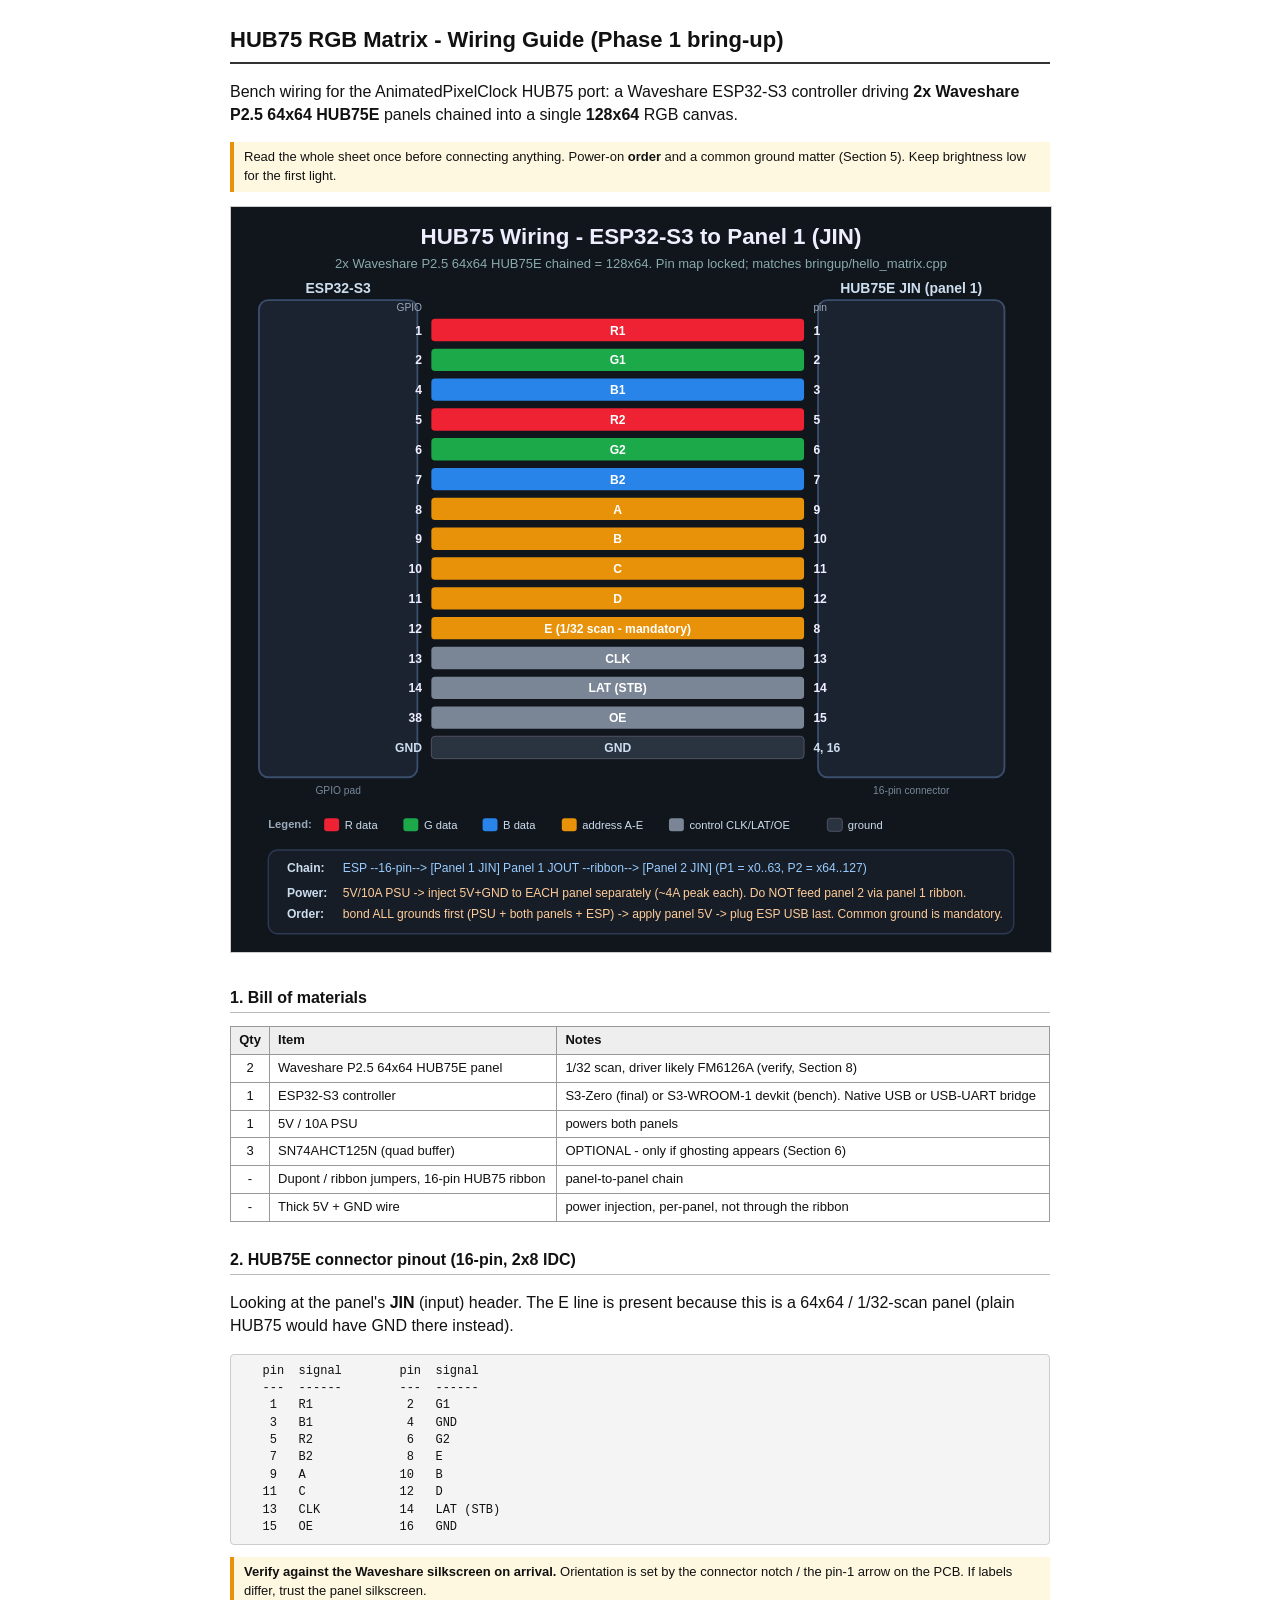
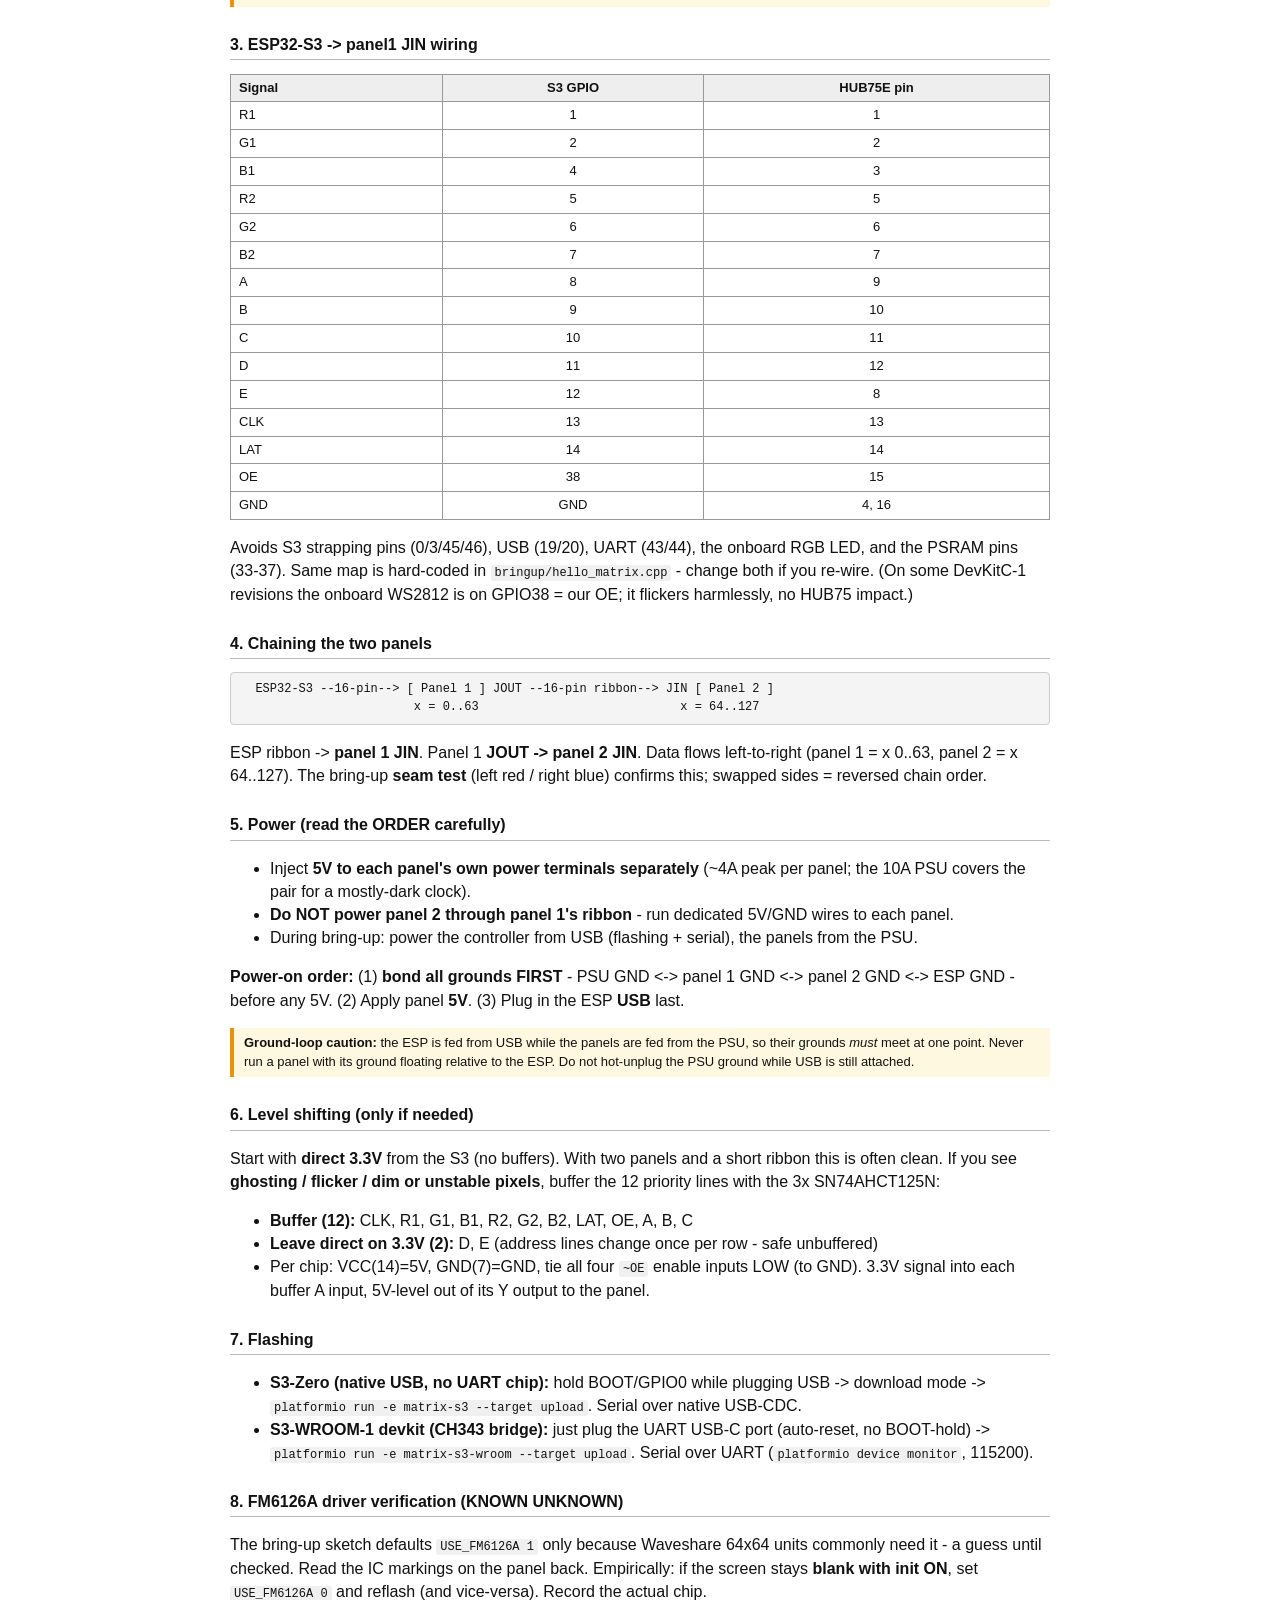
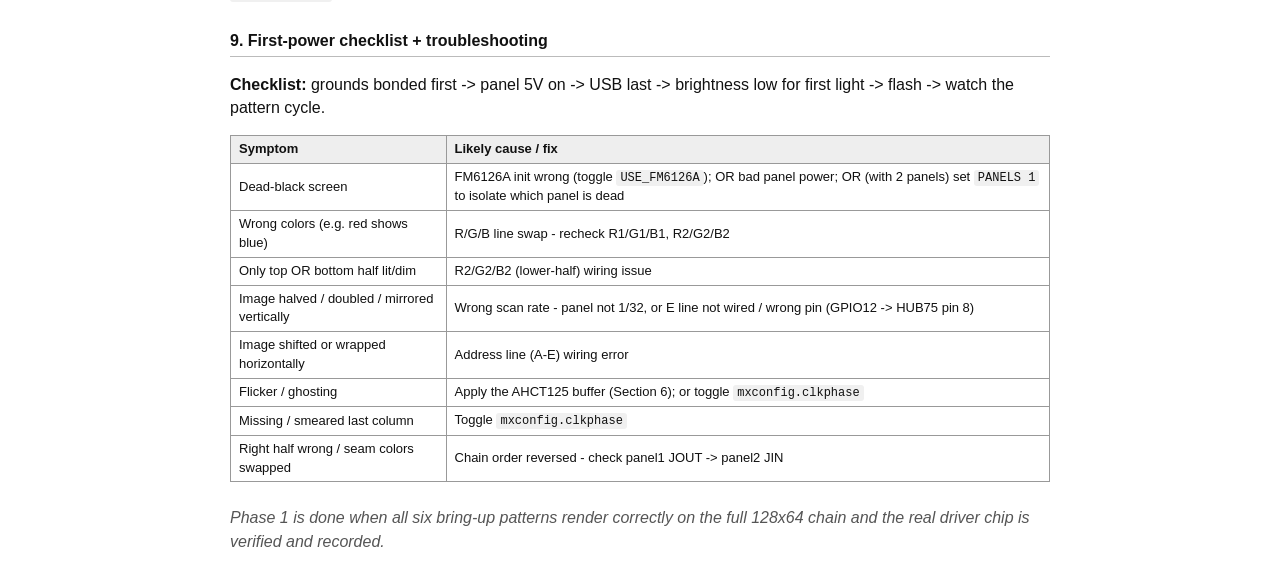
<file: docs/HUB75_WIRING.html>
<!DOCTYPE html>
<html lang="en">
<head>
<meta charset="utf-8">
<title>HUB75 RGB Matrix - Wiring Guide</title>
<style>
  body { font-family: "Segoe UI", Arial, sans-serif; color: #111; max-width: 820px;
         margin: 24px auto; padding: 0 16px; line-height: 1.45; }
  h1 { font-size: 22px; border-bottom: 2px solid #333; padding-bottom: 6px; }
  h2 { font-size: 16px; margin-top: 26px; border-bottom: 1px solid #bbb; padding-bottom: 3px; }
  table { border-collapse: collapse; width: 100%; margin: 8px 0; font-size: 13px; }
  th, td { border: 1px solid #999; padding: 4px 8px; text-align: left; }
  th { background: #eee; }
  td.c, th.c { text-align: center; }
  pre { background: #f4f4f4; border: 1px solid #ccc; padding: 8px 10px; font-size: 12px;
        overflow-x: auto; border-radius: 4px; }
  code { background: #f0f0f0; padding: 1px 4px; border-radius: 3px; font-size: 12px; }
  .note { background: #fff8e1; border-left: 4px solid #e8920a; padding: 6px 10px; margin: 10px 0;
          font-size: 13px; }
  .diagram { text-align: center; margin: 14px 0; }
  .diagram svg { max-width: 100%; height: auto; border: 1px solid #ccc; }
  @media print {
    body { margin: 0; max-width: none; }
    h2 { page-break-after: avoid; }
    table, pre { page-break-inside: avoid; }
    .diagram { page-break-inside: avoid; }
  }
</style>
</head>
<body>

<h1>HUB75 RGB Matrix - Wiring Guide (Phase 1 bring-up)</h1>
<p>Bench wiring for the AnimatedPixelClock HUB75 port: a Waveshare ESP32-S3 controller driving
<strong>2x Waveshare P2.5 64x64 HUB75E</strong> panels chained into a single <strong>128x64</strong>
RGB canvas.</p>
<div class="note">Read the whole sheet once before connecting anything. Power-on <strong>order</strong>
and a common ground matter (Section 5). Keep brightness low for the first light.</div>

<div class="diagram">
<svg xmlns="http://www.w3.org/2000/svg" width="880" height="800" viewBox="0 0 880 800" font-family="Segoe UI, Arial, sans-serif">
  <rect x="0" y="0" width="880" height="800" fill="#11151c"/>
  <text x="440" y="40" text-anchor="middle" fill="#eef" font-size="24" font-weight="bold">HUB75 Wiring - ESP32-S3 to Panel 1 (JIN)</text>
  <text x="440" y="66" text-anchor="middle" fill="#8aa" font-size="14">2x Waveshare P2.5 64x64 HUB75E chained = 128x64. Pin map locked; matches bringup/hello_matrix.cpp</text>
  <rect x="30" y="100" width="170" height="512" rx="10" fill="#1c2330" stroke="#3a4d6b" stroke-width="2"/>
  <text x="115" y="92" text-anchor="middle" fill="#cde" font-size="15" font-weight="bold">ESP32-S3</text>
  <text x="115" y="630" text-anchor="middle" fill="#789" font-size="11">GPIO pad</text>
  <rect x="630" y="100" width="200" height="512" rx="10" fill="#1c2330" stroke="#3a4d6b" stroke-width="2"/>
  <text x="730" y="92" text-anchor="middle" fill="#cde" font-size="15" font-weight="bold">HUB75E JIN (panel 1)</text>
  <text x="730" y="630" text-anchor="middle" fill="#789" font-size="11">16-pin connector</text>
  <text x="205" y="112" text-anchor="end" fill="#9ab" font-size="11">GPIO</text>
  <text x="625" y="112" text-anchor="start" fill="#9ab" font-size="11">pin</text>
  <rect x="215" y="120" width="400" height="24" rx="4" fill="#e23"/>
  <text x="205" y="137" text-anchor="end" fill="#eef" font-size="13" font-weight="bold">1</text>
  <text x="415" y="137" text-anchor="middle" fill="#fff" font-size="13" font-weight="bold">R1</text>
  <text x="625" y="137" text-anchor="start" fill="#eef" font-size="13" font-weight="bold">1</text>
  <rect x="215" y="152" width="400" height="24" rx="4" fill="#1ca94a"/>
  <text x="205" y="169" text-anchor="end" fill="#eef" font-size="13" font-weight="bold">2</text>
  <text x="415" y="169" text-anchor="middle" fill="#fff" font-size="13" font-weight="bold">G1</text>
  <text x="625" y="169" text-anchor="start" fill="#eef" font-size="13" font-weight="bold">2</text>
  <rect x="215" y="184" width="400" height="24" rx="4" fill="#2884e8"/>
  <text x="205" y="201" text-anchor="end" fill="#eef" font-size="13" font-weight="bold">4</text>
  <text x="415" y="201" text-anchor="middle" fill="#fff" font-size="13" font-weight="bold">B1</text>
  <text x="625" y="201" text-anchor="start" fill="#eef" font-size="13" font-weight="bold">3</text>
  <rect x="215" y="216" width="400" height="24" rx="4" fill="#e23"/>
  <text x="205" y="233" text-anchor="end" fill="#eef" font-size="13" font-weight="bold">5</text>
  <text x="415" y="233" text-anchor="middle" fill="#fff" font-size="13" font-weight="bold">R2</text>
  <text x="625" y="233" text-anchor="start" fill="#eef" font-size="13" font-weight="bold">5</text>
  <rect x="215" y="248" width="400" height="24" rx="4" fill="#1ca94a"/>
  <text x="205" y="265" text-anchor="end" fill="#eef" font-size="13" font-weight="bold">6</text>
  <text x="415" y="265" text-anchor="middle" fill="#fff" font-size="13" font-weight="bold">G2</text>
  <text x="625" y="265" text-anchor="start" fill="#eef" font-size="13" font-weight="bold">6</text>
  <rect x="215" y="280" width="400" height="24" rx="4" fill="#2884e8"/>
  <text x="205" y="297" text-anchor="end" fill="#eef" font-size="13" font-weight="bold">7</text>
  <text x="415" y="297" text-anchor="middle" fill="#fff" font-size="13" font-weight="bold">B2</text>
  <text x="625" y="297" text-anchor="start" fill="#eef" font-size="13" font-weight="bold">7</text>
  <rect x="215" y="312" width="400" height="24" rx="4" fill="#e8920a"/>
  <text x="205" y="329" text-anchor="end" fill="#eef" font-size="13" font-weight="bold">8</text>
  <text x="415" y="329" text-anchor="middle" fill="#fff" font-size="13" font-weight="bold">A</text>
  <text x="625" y="329" text-anchor="start" fill="#eef" font-size="13" font-weight="bold">9</text>
  <rect x="215" y="344" width="400" height="24" rx="4" fill="#e8920a"/>
  <text x="205" y="361" text-anchor="end" fill="#eef" font-size="13" font-weight="bold">9</text>
  <text x="415" y="361" text-anchor="middle" fill="#fff" font-size="13" font-weight="bold">B</text>
  <text x="625" y="361" text-anchor="start" fill="#eef" font-size="13" font-weight="bold">10</text>
  <rect x="215" y="376" width="400" height="24" rx="4" fill="#e8920a"/>
  <text x="205" y="393" text-anchor="end" fill="#eef" font-size="13" font-weight="bold">10</text>
  <text x="415" y="393" text-anchor="middle" fill="#fff" font-size="13" font-weight="bold">C</text>
  <text x="625" y="393" text-anchor="start" fill="#eef" font-size="13" font-weight="bold">11</text>
  <rect x="215" y="408" width="400" height="24" rx="4" fill="#e8920a"/>
  <text x="205" y="425" text-anchor="end" fill="#eef" font-size="13" font-weight="bold">11</text>
  <text x="415" y="425" text-anchor="middle" fill="#fff" font-size="13" font-weight="bold">D</text>
  <text x="625" y="425" text-anchor="start" fill="#eef" font-size="13" font-weight="bold">12</text>
  <rect x="215" y="440" width="400" height="24" rx="4" fill="#e8920a"/>
  <text x="205" y="457" text-anchor="end" fill="#eef" font-size="13" font-weight="bold">12</text>
  <text x="415" y="457" text-anchor="middle" fill="#fff" font-size="13" font-weight="bold">E  (1/32 scan - mandatory)</text>
  <text x="625" y="457" text-anchor="start" fill="#eef" font-size="13" font-weight="bold">8</text>
  <rect x="215" y="472" width="400" height="24" rx="4" fill="#7a8696"/>
  <text x="205" y="489" text-anchor="end" fill="#eef" font-size="13" font-weight="bold">13</text>
  <text x="415" y="489" text-anchor="middle" fill="#fff" font-size="13" font-weight="bold">CLK</text>
  <text x="625" y="489" text-anchor="start" fill="#eef" font-size="13" font-weight="bold">13</text>
  <rect x="215" y="504" width="400" height="24" rx="4" fill="#7a8696"/>
  <text x="205" y="521" text-anchor="end" fill="#eef" font-size="13" font-weight="bold">14</text>
  <text x="415" y="521" text-anchor="middle" fill="#fff" font-size="13" font-weight="bold">LAT (STB)</text>
  <text x="625" y="521" text-anchor="start" fill="#eef" font-size="13" font-weight="bold">14</text>
  <rect x="215" y="536" width="400" height="24" rx="4" fill="#7a8696"/>
  <text x="205" y="553" text-anchor="end" fill="#eef" font-size="13" font-weight="bold">38</text>
  <text x="415" y="553" text-anchor="middle" fill="#fff" font-size="13" font-weight="bold">OE</text>
  <text x="625" y="553" text-anchor="start" fill="#eef" font-size="13" font-weight="bold">15</text>
  <rect x="215" y="568" width="400" height="24" rx="4" fill="#2a3340" stroke="#556" stroke-width="1"/>
  <text x="205" y="585" text-anchor="end" fill="#cde" font-size="13" font-weight="bold">GND</text>
  <text x="415" y="585" text-anchor="middle" fill="#cde" font-size="13" font-weight="bold">GND</text>
  <text x="625" y="585" text-anchor="start" fill="#cde" font-size="13" font-weight="bold">4, 16</text>
  <text x="40" y="666" fill="#9ab" font-size="12" font-weight="bold">Legend:</text>
  <rect x="100" y="656" width="16" height="14" rx="3" fill="#e23"/><text x="122" y="667" fill="#cde" font-size="12">R data</text>
  <rect x="185" y="656" width="16" height="14" rx="3" fill="#1ca94a"/><text x="207" y="667" fill="#cde" font-size="12">G data</text>
  <rect x="270" y="656" width="16" height="14" rx="3" fill="#2884e8"/><text x="292" y="667" fill="#cde" font-size="12">B data</text>
  <rect x="355" y="656" width="16" height="14" rx="3" fill="#e8920a"/><text x="377" y="667" fill="#cde" font-size="12">address A-E</text>
  <rect x="470" y="656" width="16" height="14" rx="3" fill="#7a8696"/><text x="492" y="667" fill="#cde" font-size="12">control CLK/LAT/OE</text>
  <rect x="640" y="656" width="16" height="14" rx="3" fill="#2a3340" stroke="#556"/><text x="662" y="667" fill="#cde" font-size="12">ground</text>
  <rect x="40" y="690" width="800" height="90" rx="10" fill="#161d27" stroke="#2c3a52" stroke-width="1.5"/>
  <text x="60" y="714" fill="#cde" font-size="13" font-weight="bold">Chain:</text>
  <text x="120" y="714" fill="#9cf" font-size="13">ESP --16-pin--&gt; [Panel 1 JIN]   Panel 1 JOUT --ribbon--&gt; [Panel 2 JIN]   (P1 = x0..63, P2 = x64..127)</text>
  <text x="60" y="740" fill="#cde" font-size="13" font-weight="bold">Power:</text>
  <text x="120" y="740" fill="#fc9" font-size="13">5V/10A PSU -&gt; inject 5V+GND to EACH panel separately (~4A peak each). Do NOT feed panel 2 via panel 1 ribbon.</text>
  <text x="60" y="763" fill="#cde" font-size="13" font-weight="bold">Order:</text>
  <text x="120" y="763" fill="#fc9" font-size="13">bond ALL grounds first (PSU + both panels + ESP) -&gt; apply panel 5V -&gt; plug ESP USB last. Common ground is mandatory.</text>
</svg>
</div>

<h2>1. Bill of materials</h2>
<table>
<tr><th class="c">Qty</th><th>Item</th><th>Notes</th></tr>
<tr><td class="c">2</td><td>Waveshare P2.5 64x64 HUB75E panel</td><td>1/32 scan, driver likely FM6126A (verify, Section 8)</td></tr>
<tr><td class="c">1</td><td>ESP32-S3 controller</td><td>S3-Zero (final) or S3-WROOM-1 devkit (bench). Native USB or USB-UART bridge</td></tr>
<tr><td class="c">1</td><td>5V / 10A PSU</td><td>powers both panels</td></tr>
<tr><td class="c">3</td><td>SN74AHCT125N (quad buffer)</td><td>OPTIONAL - only if ghosting appears (Section 6)</td></tr>
<tr><td class="c">-</td><td>Dupont / ribbon jumpers, 16-pin HUB75 ribbon</td><td>panel-to-panel chain</td></tr>
<tr><td class="c">-</td><td>Thick 5V + GND wire</td><td>power injection, per-panel, not through the ribbon</td></tr>
</table>

<h2>2. HUB75E connector pinout (16-pin, 2x8 IDC)</h2>
<p>Looking at the panel's <strong>JIN</strong> (input) header. The E line is present because this is a
64x64 / 1/32-scan panel (plain HUB75 would have GND there instead).</p>
<pre>
   pin  signal        pin  signal
   ---  ------        ---  ------
    1   R1             2   G1
    3   B1             4   GND
    5   R2             6   G2
    7   B2             8   E
    9   A             10   B
   11   C             12   D
   13   CLK           14   LAT (STB)
   15   OE            16   GND
</pre>
<div class="note"><strong>Verify against the Waveshare silkscreen on arrival.</strong> Orientation is
set by the connector notch / the pin-1 arrow on the PCB. If labels differ, trust the panel silkscreen.</div>

<h2>3. ESP32-S3 -> panel1 JIN wiring</h2>
<table>
<tr><th>Signal</th><th class="c">S3 GPIO</th><th class="c">HUB75E pin</th></tr>
<tr><td>R1</td><td class="c">1</td><td class="c">1</td></tr>
<tr><td>G1</td><td class="c">2</td><td class="c">2</td></tr>
<tr><td>B1</td><td class="c">4</td><td class="c">3</td></tr>
<tr><td>R2</td><td class="c">5</td><td class="c">5</td></tr>
<tr><td>G2</td><td class="c">6</td><td class="c">6</td></tr>
<tr><td>B2</td><td class="c">7</td><td class="c">7</td></tr>
<tr><td>A</td><td class="c">8</td><td class="c">9</td></tr>
<tr><td>B</td><td class="c">9</td><td class="c">10</td></tr>
<tr><td>C</td><td class="c">10</td><td class="c">11</td></tr>
<tr><td>D</td><td class="c">11</td><td class="c">12</td></tr>
<tr><td>E</td><td class="c">12</td><td class="c">8</td></tr>
<tr><td>CLK</td><td class="c">13</td><td class="c">13</td></tr>
<tr><td>LAT</td><td class="c">14</td><td class="c">14</td></tr>
<tr><td>OE</td><td class="c">38</td><td class="c">15</td></tr>
<tr><td>GND</td><td class="c">GND</td><td class="c">4, 16</td></tr>
</table>
<p>Avoids S3 strapping pins (0/3/45/46), USB (19/20), UART (43/44), the onboard RGB LED, and the
PSRAM pins (33-37). Same map is hard-coded in <code>bringup/hello_matrix.cpp</code> - change both if
you re-wire. (On some DevKitC-1 revisions the onboard WS2812 is on GPIO38 = our OE; it flickers
harmlessly, no HUB75 impact.)</p>

<h2>4. Chaining the two panels</h2>
<pre>
  ESP32-S3 --16-pin--> [ Panel 1 ] JOUT --16-pin ribbon--> JIN [ Panel 2 ]
                        x = 0..63                            x = 64..127
</pre>
<p>ESP ribbon -> <strong>panel 1 JIN</strong>. Panel 1 <strong>JOUT -> panel 2 JIN</strong>. Data
flows left-to-right (panel 1 = x 0..63, panel 2 = x 64..127). The bring-up <strong>seam test</strong>
(left red / right blue) confirms this; swapped sides = reversed chain order.</p>

<h2>5. Power (read the ORDER carefully)</h2>
<ul>
<li>Inject <strong>5V to each panel's own power terminals separately</strong> (~4A peak per panel;
the 10A PSU covers the pair for a mostly-dark clock).</li>
<li><strong>Do NOT power panel 2 through panel 1's ribbon</strong> - run dedicated 5V/GND wires to each panel.</li>
<li>During bring-up: power the controller from USB (flashing + serial), the panels from the PSU.</li>
</ul>
<p><strong>Power-on order:</strong> (1) <strong>bond all grounds FIRST</strong> - PSU GND &lt;-&gt;
panel 1 GND &lt;-&gt; panel 2 GND &lt;-&gt; ESP GND - before any 5V. (2) Apply panel <strong>5V</strong>.
(3) Plug in the ESP <strong>USB</strong> last.</p>
<div class="note"><strong>Ground-loop caution:</strong> the ESP is fed from USB while the panels are
fed from the PSU, so their grounds <em>must</em> meet at one point. Never run a panel with its ground
floating relative to the ESP. Do not hot-unplug the PSU ground while USB is still attached.</div>

<h2>6. Level shifting (only if needed)</h2>
<p>Start with <strong>direct 3.3V</strong> from the S3 (no buffers). With two panels and a short ribbon
this is often clean. If you see <strong>ghosting / flicker / dim or unstable pixels</strong>, buffer
the 12 priority lines with the 3x SN74AHCT125N:</p>
<ul>
<li><strong>Buffer (12):</strong> CLK, R1, G1, B1, R2, G2, B2, LAT, OE, A, B, C</li>
<li><strong>Leave direct on 3.3V (2):</strong> D, E (address lines change once per row - safe unbuffered)</li>
<li>Per chip: VCC(14)=5V, GND(7)=GND, tie all four <code>~OE</code> enable inputs LOW (to GND).
3.3V signal into each buffer A input, 5V-level out of its Y output to the panel.</li>
</ul>

<h2>7. Flashing</h2>
<ul>
<li><strong>S3-Zero (native USB, no UART chip):</strong> hold BOOT/GPIO0 while plugging USB -> download
mode -> <code>platformio run -e matrix-s3 --target upload</code>. Serial over native USB-CDC.</li>
<li><strong>S3-WROOM-1 devkit (CH343 bridge):</strong> just plug the UART USB-C port (auto-reset, no
BOOT-hold) -> <code>platformio run -e matrix-s3-wroom --target upload</code>. Serial over UART
(<code>platformio device monitor</code>, 115200).</li>
</ul>

<h2>8. FM6126A driver verification (KNOWN UNKNOWN)</h2>
<p>The bring-up sketch defaults <code>USE_FM6126A 1</code> only because Waveshare 64x64 units commonly
need it - a guess until checked. Read the IC markings on the panel back. Empirically: if the screen
stays <strong>blank with init ON</strong>, set <code>USE_FM6126A 0</code> and reflash (and vice-versa).
Record the actual chip.</p>

<h2>9. First-power checklist + troubleshooting</h2>
<p><strong>Checklist:</strong> grounds bonded first -> panel 5V on -> USB last -> brightness low for
first light -> flash -> watch the pattern cycle.</p>
<table>
<tr><th>Symptom</th><th>Likely cause / fix</th></tr>
<tr><td>Dead-black screen</td><td>FM6126A init wrong (toggle <code>USE_FM6126A</code>); OR bad panel power; OR (with 2 panels) set <code>PANELS 1</code> to isolate which panel is dead</td></tr>
<tr><td>Wrong colors (e.g. red shows blue)</td><td>R/G/B line swap - recheck R1/G1/B1, R2/G2/B2</td></tr>
<tr><td>Only top OR bottom half lit/dim</td><td>R2/G2/B2 (lower-half) wiring issue</td></tr>
<tr><td>Image halved / doubled / mirrored vertically</td><td>Wrong scan rate - panel not 1/32, or E line not wired / wrong pin (GPIO12 -> HUB75 pin 8)</td></tr>
<tr><td>Image shifted or wrapped horizontally</td><td>Address line (A-E) wiring error</td></tr>
<tr><td>Flicker / ghosting</td><td>Apply the AHCT125 buffer (Section 6); or toggle <code>mxconfig.clkphase</code></td></tr>
<tr><td>Missing / smeared last column</td><td>Toggle <code>mxconfig.clkphase</code></td></tr>
<tr><td>Right half wrong / seam colors swapped</td><td>Chain order reversed - check panel1 JOUT -> panel2 JIN</td></tr>
</table>

<p style="margin-top:24px; font-style:italic; color:#555;">Phase 1 is done when all six bring-up
patterns render correctly on the full 128x64 chain and the real driver chip is verified and recorded.</p>

</body>
</html>
</file>
